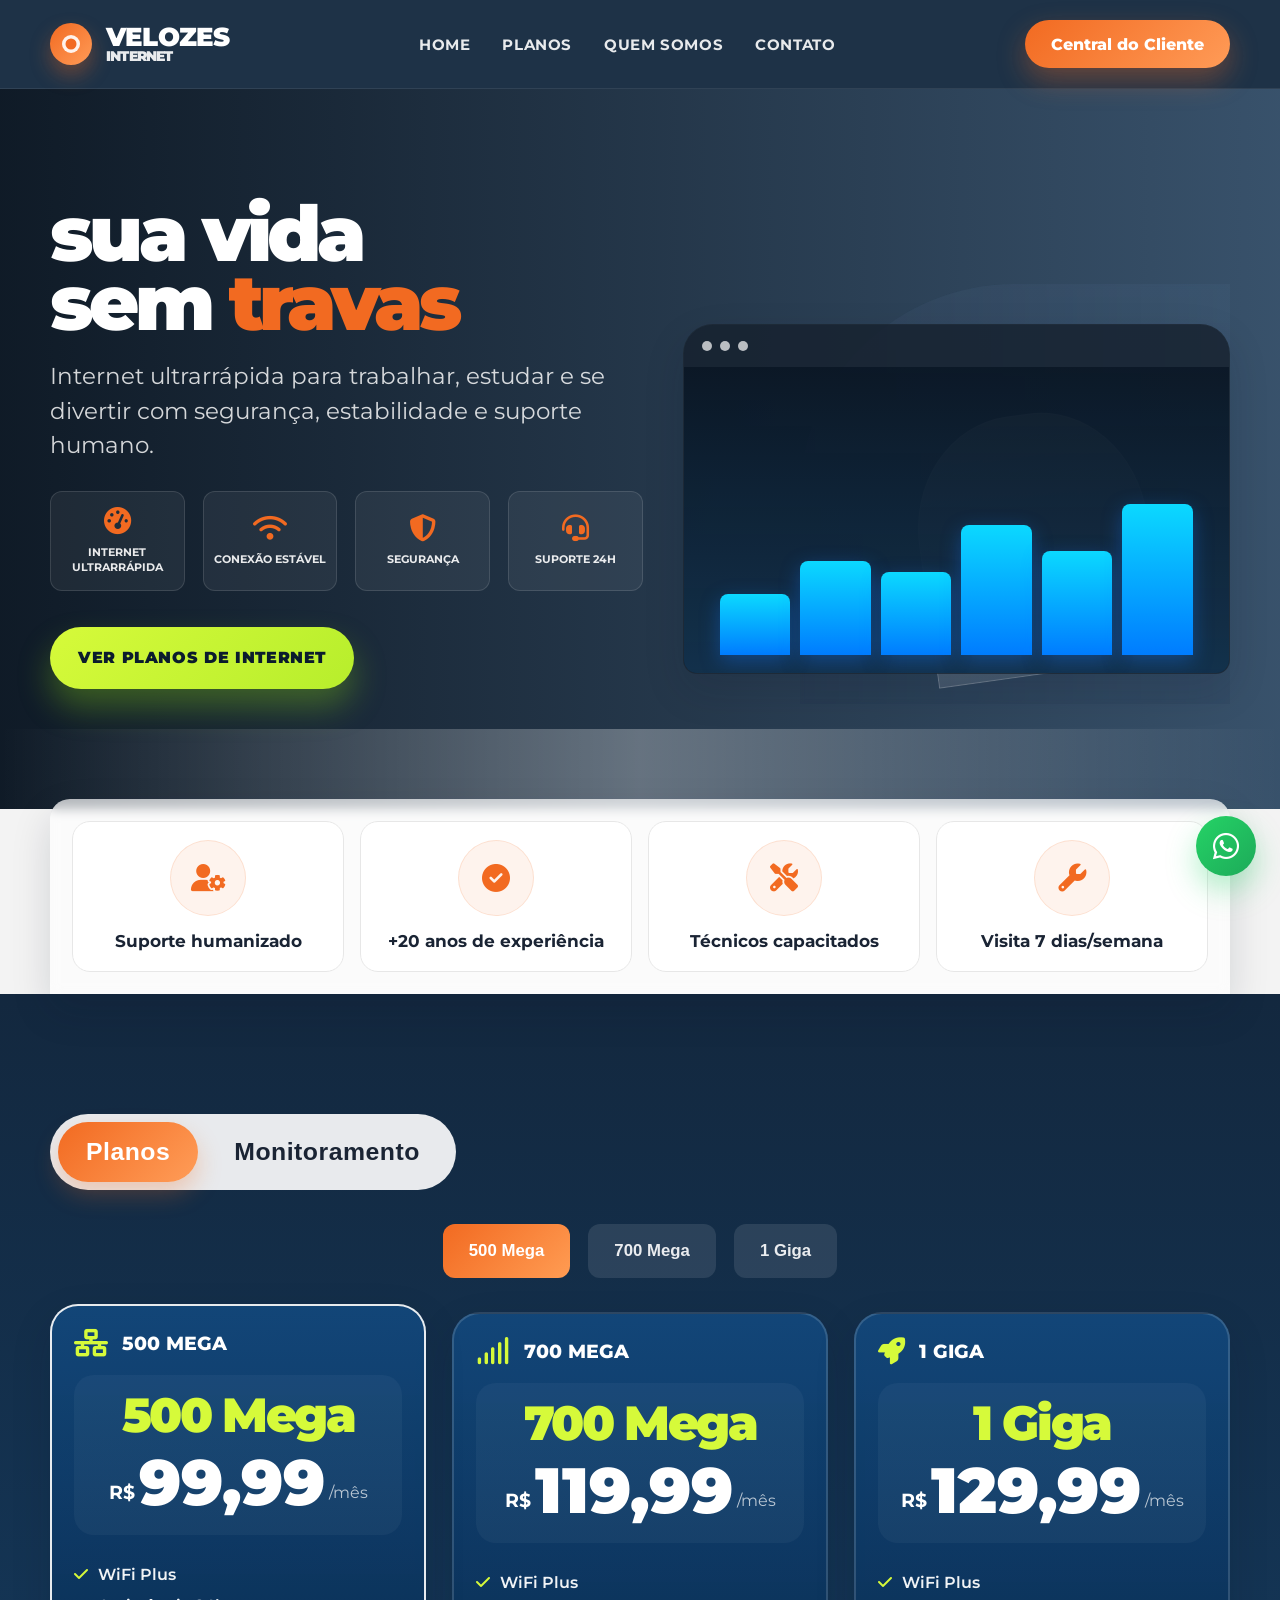
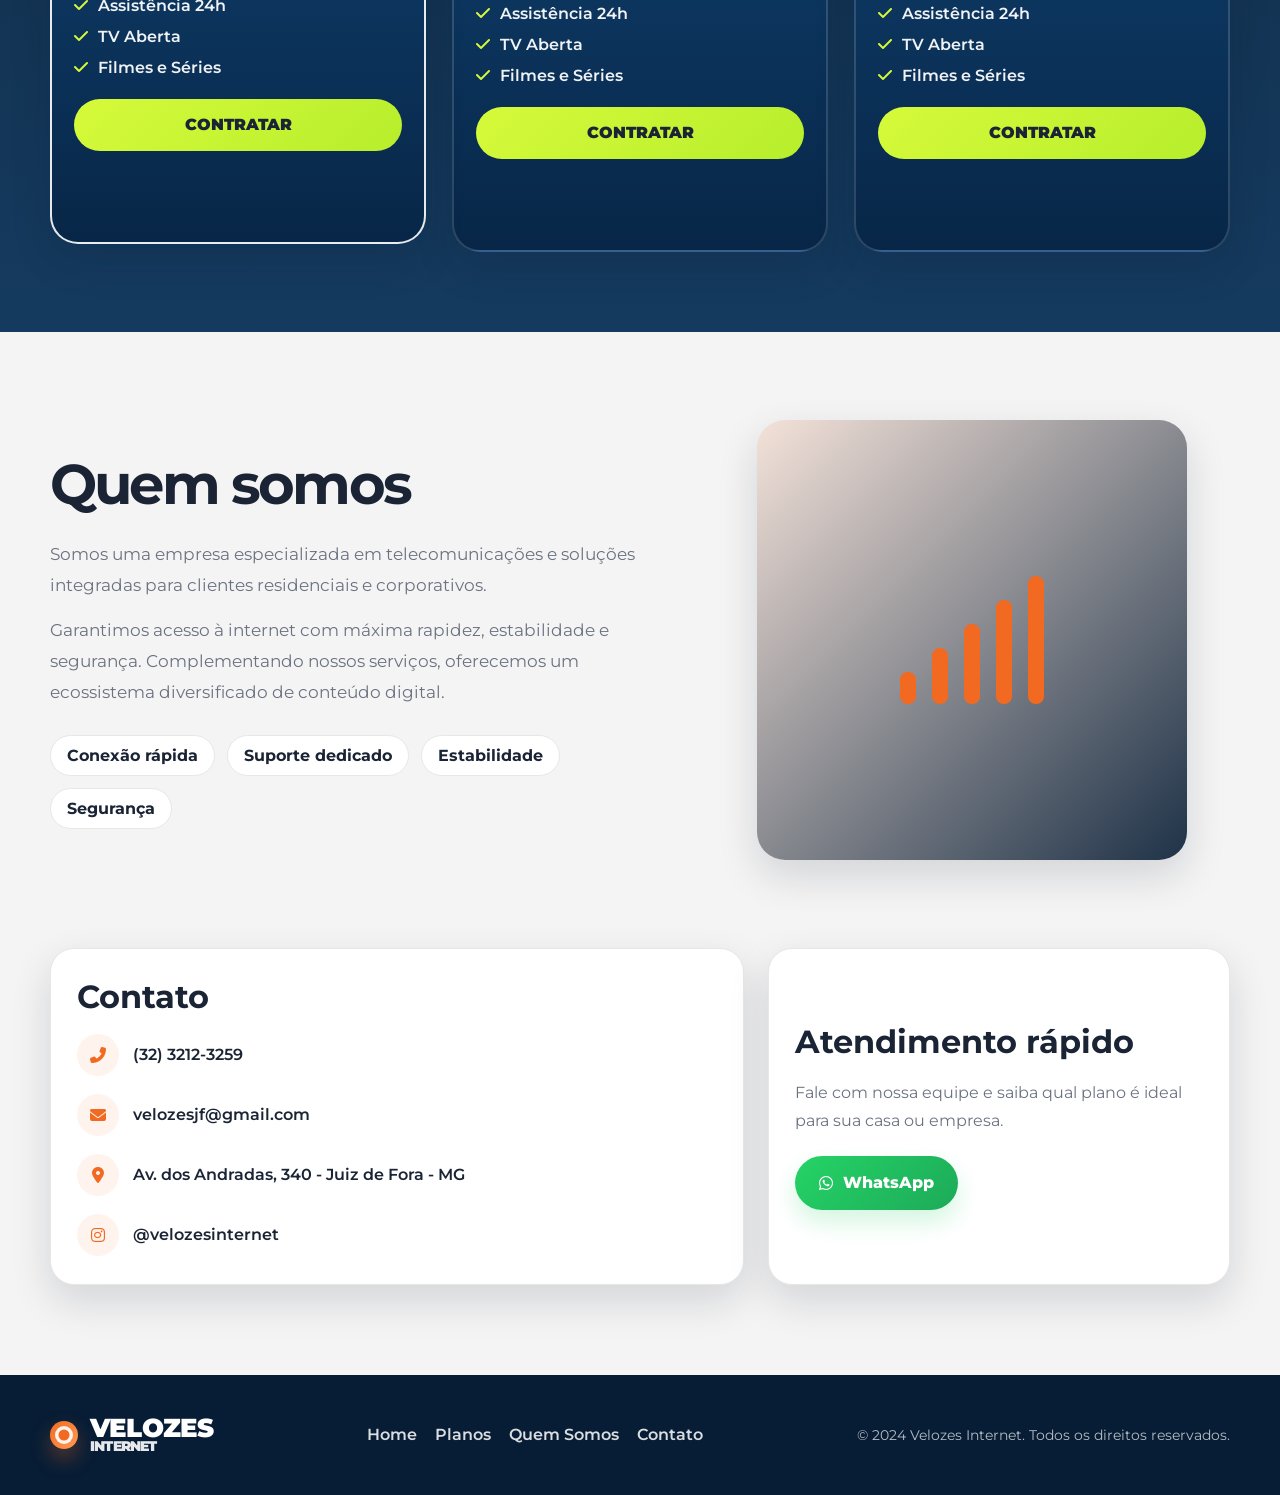
<file: index.html>
<!DOCTYPE html>
<html lang="pt-BR">
<head>
  <meta charset="UTF-8" />
  <meta name="viewport" content="width=device-width, initial-scale=1.0" />
  <title>Velozes Internet | Internet Rápida e Estável</title>
  <link rel="preconnect" href="https://fonts.googleapis.com">
  <link rel="preconnect" href="https://fonts.gstatic.com" crossorigin>
  <link href="https://fonts.googleapis.com/css2?family=Montserrat:wght@400;500;600;700;800;900&display=swap" rel="stylesheet">
  <link rel="stylesheet" href="https://cdnjs.cloudflare.com/ajax/libs/font-awesome/6.4.0/css/all.min.css" />
  <link rel="stylesheet" href="style.css" />
</head>
<body>
  <div class="page-shell">
    <header class="topbar">
      <div class="container nav-wrap">
        <a href="#inicio" class="brand">
          <div class="brand-mark"><span class="brand-dot"></span></div>
          <div class="brand-text"><span class="brand-main">Velozes</span><span class="brand-sub">Internet</span></div>
        </a>
        <nav class="main-nav">
          <a href="#inicio">Home</a>
          <a href="#planos">Planos</a>
          <a href="#quem-somos">Quem Somos</a>
          <a href="#contato">Contato</a>
        </nav>
        <a href="checkout.html?plan=500" class="nav-cta">Central do Cliente</a>
      </div>
    </header>
    <main>
      <section class="hero" id="inicio">
        <div class="container hero-layout">
          <div class="hero-copy">
            <h1>Sua <span>vida</span><br />sem <span class="highlight">travas</span></h1>
            <p>Internet ultrarrápida para trabalhar, estudar e se divertir com segurança, estabilidade e suporte humano.</p>
            <div class="hero-benefits">
              <div class="benefit-badge"><i class="fas fa-tachometer-alt"></i><span>Internet ultrarrápida</span></div>
              <div class="benefit-badge"><i class="fas fa-wifi"></i><span>Conexão estável</span></div>
              <div class="benefit-badge"><i class="fas fa-shield-alt"></i><span>Segurança</span></div>
              <div class="benefit-badge"><i class="fas fa-headset"></i><span>Suporte 24h</span></div>
            </div>
            <div class="hero-actions"><a href="#planos" class="primary-btn">Ver planos de internet</a></div>
          </div>
          <div class="hero-visual"><div class="screen-card"><div class="screen-top"><span></span><span></span><span></span></div><div class="screen-body"><div class="chart-bars"><span style="height: 34%"></span><span style="height: 52%"></span><span style="height: 46%"></span><span style="height: 72%"></span><span style="height: 58%"></span><span style="height: 84%"></span></div></div></div><div class="man-silhouette"></div></div>
        </div>
      </section>
      <section class="feature-strip">
        <div class="container feature-grid">
          <article class="feature-card"><div class="icon-wrap"><i class="fas fa-user-cog"></i></div><h3>Suporte humanizado</h3></article>
          <article class="feature-card"><div class="icon-wrap"><i class="fas fa-check-circle"></i></div><h3>+20 anos de experiência</h3></article>
          <article class="feature-card"><div class="icon-wrap"><i class="fas fa-tools"></i></div><h3>Técnicos capacitados</h3></article>
          <article class="feature-card"><div class="icon-wrap"><i class="fas fa-wrench"></i></div><h3>Visita 7 dias/semana</h3></article>
        </div>
      </section>
      <section class="pricing-section" id="planos">
        <div class="container">
          <div class="section-switcher"><button class="tab active">Planos</button><button class="tab">Monitoramento</button></div>
          <div class="plan-option-list"><button class="plan-option active">500 Mega</button><button class="plan-option">700 Mega</button><button class="plan-option">1 Giga</button></div>
          <div class="plan-row">
            <article class="price-card active-card"><div class="card-top"><i class="fas fa-network-wired"></i><h3>500 Mega</h3></div><div class="card-body"><div class="speed-label">500 Mega</div><div class="price-line"><span class="currency">R$</span><span class="value">99,99</span><span class="period">/mês</span></div></div><ul class="plan-features"><li><i class="fas fa-check"></i> WiFi Plus</li><li><i class="fas fa-check"></i> Assistência 24h</li><li><i class="fas fa-check"></i> TV Aberta</li><li><i class="fas fa-check"></i> Filmes e Séries</li></ul><a href="checkout.html?plan=500" class="card-btn">Contratar</a></article>
            <article class="price-card"><div class="card-top"><i class="fas fa-signal"></i><h3>700 Mega</h3></div><div class="card-body"><div class="speed-label">700 Mega</div><div class="price-line"><span class="currency">R$</span><span class="value">119,99</span><span class="period">/mês</span></div></div><ul class="plan-features"><li><i class="fas fa-check"></i> WiFi Plus</li><li><i class="fas fa-check"></i> Assistência 24h</li><li><i class="fas fa-check"></i> TV Aberta</li><li><i class="fas fa-check"></i> Filmes e Séries</li></ul><a href="checkout.html?plan=700" class="card-btn">Contratar</a></article>
            <article class="price-card"><div class="card-top"><i class="fas fa-rocket"></i><h3>1 Giga</h3></div><div class="card-body"><div class="speed-label">1 Giga</div><div class="price-line"><span class="currency">R$</span><span class="value">129,99</span><span class="period">/mês</span></div></div><ul class="plan-features"><li><i class="fas fa-check"></i> WiFi Plus</li><li><i class="fas fa-check"></i> Assistência 24h</li><li><i class="fas fa-check"></i> TV Aberta</li><li><i class="fas fa-check"></i> Filmes e Séries</li></ul><a href="checkout.html?plan=1000" class="card-btn">Contratar</a></article>
          </div>
        </div>
      </section>
      <section class="about" id="quem-somos">
        <div class="container about-wrap">
          <div class="about-copy"><h2>Quem somos</h2><p>Somos uma empresa especializada em telecomunicações e soluções integradas para clientes residenciais e corporativos.</p><p>Garantimos acesso à internet com máxima rapidez, estabilidade e segurança. Complementando nossos serviços, oferecemos um ecossistema diversificado de conteúdo digital.</p><div class="about-points"><span>Conexão rápida</span><span>Suporte dedicado</span><span>Estabilidade</span><span>Segurança</span></div></div>
          <div class="about-visual"><div class="about-box"><i class="fas fa-signal"></i></div></div>
        </div>
      </section>
      <section class="contact-section" id="contato">
        <div class="container contact-wrap">
          <div class="contact-card contact-info"><h3>Contato</h3><div class="contact-list"><div class="contact-item"><i class="fas fa-phone-alt"></i><span>(32) 3212-3259</span></div><div class="contact-item"><i class="fas fa-envelope"></i><span>velozesjf@gmail.com</span></div><div class="contact-item"><i class="fas fa-map-marker-alt"></i><span>Av. dos Andradas, 340 - Juiz de Fora - MG</span></div><div class="contact-item"><i class="fab fa-instagram"></i><span>@velozesinternet</span></div></div></div>
          <div class="contact-card contact-cta"><h3>Atendimento rápido</h3><p>Fale com nossa equipe e saiba qual plano é ideal para sua casa ou empresa.</p><a href="https://wa.me/553232123259" class="whatsapp-btn"><i class="fab fa-whatsapp"></i> WhatsApp</a></div>
        </div>
      </section>
    </main>
    <footer class="site-footer">
      <div class="container footer-inner">
        <div class="footer-brand"><div class="brand-mark small"><span class="brand-dot"></span></div><div class="brand-text"><span class="brand-main">Velozes</span><span class="brand-sub">Internet</span></div></div>
        <div class="footer-links"><a href="#inicio">Home</a><a href="#planos">Planos</a><a href="#quem-somos">Quem Somos</a><a href="#contato">Contato</a></div>
        <div class="footer-copy">© 2024 Velozes Internet. Todos os direitos reservados.</div>
      </div>
    </footer>
    <a href="https://wa.me/553232123259" class="float-whatsapp"><i class="fab fa-whatsapp"></i></a>
  </div>
  <script src="script.js"></script>
</body>
</html>
</file>
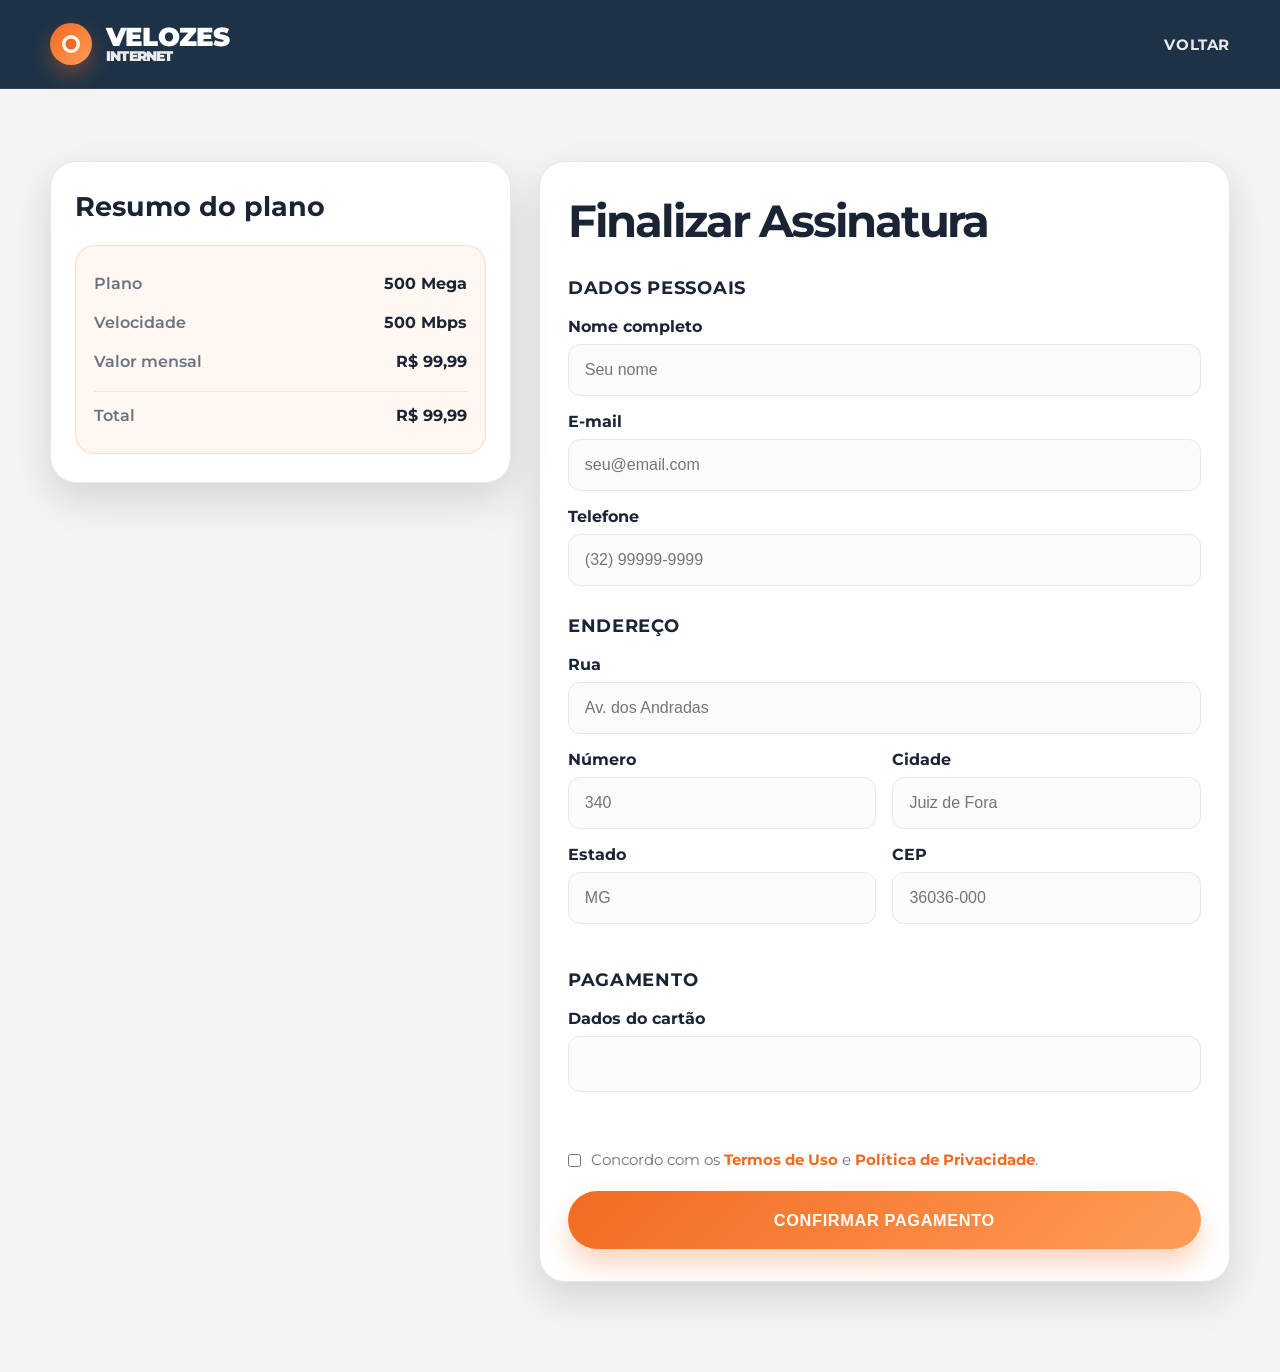
<file: checkout.html>
<!DOCTYPE html>
<html lang="pt-BR">
<head>
  <meta charset="UTF-8" />
  <meta name="viewport" content="width=device-width, initial-scale=1.0" />
  <title>Checkout - Velozes Internet</title>
  <link rel="preconnect" href="https://fonts.googleapis.com">
  <link rel="preconnect" href="https://fonts.gstatic.com" crossorigin>
  <link href="https://fonts.googleapis.com/css2?family=Montserrat:wght@400;500;600;700;800;900&display=swap" rel="stylesheet">
  <link rel="stylesheet" href="https://cdnjs.cloudflare.com/ajax/libs/font-awesome/6.4.0/css/all.min.css" />
  <link rel="stylesheet" href="style.css" />
  <script src="https://js.stripe.com/v3/"></script>
</head>
<body class="checkout-page">
  <header class="topbar">
    <div class="container nav-wrap">
      <a href="index.html" class="brand"><div class="brand-mark"><span class="brand-dot"></span></div><div class="brand-text"><span class="brand-main">Velozes</span><span class="brand-sub">Internet</span></div></a>
      <nav class="main-nav"><a href="index.html">Voltar</a></nav>
    </div>
  </header>
  <main class="checkout-main">
    <div class="container checkout-wrap">
      <aside class="checkout-summary">
        <h2>Resumo do plano</h2>
        <div class="summary-card">
          <div class="summary-row"><span>Plano</span><strong id="plan-name">500 Mega</strong></div>
          <div class="summary-row"><span>Velocidade</span><strong id="plan-speed">500 Mbps</strong></div>
          <div class="summary-row"><span>Valor mensal</span><strong id="plan-price">R$ 99,99</strong></div>
          <div class="summary-divider"></div>
          <div class="summary-total"><span>Total</span><strong id="plan-total">R$ 99,99</strong></div>
        </div>
      </aside>
      <section class="checkout-form-box">
        <h1>Finalizar Assinatura</h1>
        <form id="payment-form">
          <div class="form-section"><h3>Dados pessoais</h3><div class="field-group"><label for="name">Nome completo</label><input type="text" id="name" name="name" placeholder="Seu nome" required /></div><div class="field-group"><label for="email">E-mail</label><input type="email" id="email" name="email" placeholder="seu@email.com" required /></div><div class="field-group"><label for="phone">Telefone</label><input type="tel" id="phone" name="phone" placeholder="(32) 99999-9999" required /></div></div>
          <div class="form-section"><h3>Endereço</h3><div class="field-group"><label for="address">Rua</label><input type="text" id="address" name="address" placeholder="Av. dos Andradas" required /></div><div class="row-fields"><div class="field-group"><label for="number">Número</label><input type="text" id="number" name="number" placeholder="340" required /></div><div class="field-group"><label for="city">Cidade</label><input type="text" id="city" name="city" placeholder="Juiz de Fora" required /></div></div><div class="row-fields"><div class="field-group"><label for="state">Estado</label><input type="text" id="state" name="state" placeholder="MG" required /></div><div class="field-group"><label for="cep">CEP</label><input type="text" id="cep" name="cep" placeholder="36036-000" required /></div></div></div>
          <div class="form-section"><h3>Pagamento</h3><div class="field-group"><label>Dados do cartão</label><div id="card-element" class="stripe-card"></div><div id="card-errors" class="card-errors"></div></div></div>
          <label class="checkbox-wrap"><input type="checkbox" required /><span>Concordo com os <a href="#">Termos de Uso</a> e <a href="#">Política de Privacidade</a>.</span></label>
          <button type="submit" class="submit-btn">Confirmar pagamento</button>
        </form>
      </section>
    </div>
  </main>
  <script>
    const plans={500:{name:'500 Mega',speed:'500 Mbps',price:99.99},700:{name:'700 Mega',speed:'700 Mbps',price:119.99},1000:{name:'1 Giga',speed:'1 Gbps',price:129.99}};const params=new URLSearchParams(window.location.search);const planKey=params.get('plan')||'500';const selectedPlan=plans[planKey]||plans[500];document.getElementById('plan-name').textContent=selectedPlan.name;document.getElementById('plan-speed').textContent=selectedPlan.speed;document.getElementById('plan-price').textContent=`R$ ${selectedPlan.price.toFixed(2).replace('.',',')}`;document.getElementById('plan-total').textContent=`R$ ${selectedPlan.price.toFixed(2).replace('.',',')}`;
  </script>
</body>
</html>
</file>
<file: style.css>
:root{--orange:#f26a21;--dark-blue:#071d35;--white:#fff;--gray:#6b7280}*{margin:0;padding:0;box-sizing:border-box}html{scroll-behavior:smooth}body{font-family:'Montserrat',sans-serif;background:#f3f3f3;color:#1a2434}.container{width:min(1180px,calc(100% - 32px));margin:0 auto}a{text-decoration:none}.topbar{position:sticky;top:0;z-index:40;background:rgba(7,29,53,.9);backdrop-filter:blur(8px);border-bottom:1px solid rgba(255,255,255,.08)}.nav-wrap{display:flex;align-items:center;justify-content:space-between;min-height:88px;gap:20px}.brand{display:flex;align-items:center;gap:14px}.brand-mark{width:42px;height:42px;border-radius:50%;background:linear-gradient(135deg,var(--orange),#ff9b57);box-shadow:0 10px 20px rgba(242,106,33,.35);position:relative;display:grid;place-items:center}.brand-mark.small{width:28px;height:28px}.brand-dot{width:18px;height:18px;border-radius:50%;background:rgba(255,255,255,.9);display:block;position:relative;overflow:hidden}.brand-dot::before{content:'';position:absolute;width:11px;height:11px;background:var(--orange);border-radius:50%;top:50%;left:50%;transform:translate(-50%,-50%)}.brand-text{display:flex;flex-direction:column;line-height:.95;letter-spacing:-.05em}.brand-main,.brand-sub{color:var(--white);font-weight:900;text-transform:uppercase}.brand-main{font-size:clamp(1.4rem,2vw,2rem)}.brand-sub{font-size:clamp(.85rem,1vw,1.1rem);opacity:.9}.main-nav{display:flex;align-items:center;gap:32px}.main-nav a{color:rgba(255,255,255,.9);font-size:.96rem;font-weight:700;letter-spacing:.04em;text-transform:uppercase;transition:color .2s ease}.main-nav a:hover{color:var(--orange)}.nav-cta{display:inline-flex;align-items:center;justify-content:center;min-height:48px;padding:0 26px;border-radius:999px;background:linear-gradient(135deg,var(--orange),#ff9b57);color:var(--white);font-weight:800;box-shadow:0 12px 28px rgba(242,106,33,.35)}.hero{position:relative;background:linear-gradient(90deg,rgba(3,15,28,.95),rgba(15,46,77,.82)),url('https://images.unsplash.com/photo-1522202176988-66273c2fd55f?auto=format&fit=crop&w=1200&q=80') center/cover no-repeat;min-height:720px;display:flex;align-items:center;overflow:hidden}.hero::after{content:'';position:absolute;width:100%;height:80px;background:linear-gradient(to right,rgba(255,255,255,0),rgba(255,255,255,.3),rgba(255,255,255,0));bottom:0;left:0}.hero-layout{display:flex;align-items:center;justify-content:space-between;gap:40px;padding:80px 0 90px}.hero-copy{width:52%;color:var(--white);z-index:1}.hero-copy h1{font-size:clamp(3.1rem,6vw,7rem);line-height:.9;letter-spacing:-.06em;text-transform:lowercase;font-weight:900;margin-bottom:22px}.hero-copy h1 span{color:var(--white)}.hero-copy .highlight{color:var(--orange)}.hero-copy p{max-width:620px;font-size:clamp(1.1rem,1.8vw,1.45rem);line-height:1.5;color:rgba(255,255,255,.82)}.hero-benefits{display:grid;grid-template-columns:repeat(4,minmax(110px,1fr));gap:18px;margin-top:28px;max-width:650px}.benefit-badge{background:rgba(255,255,255,.06);border:1px solid rgba(255,255,255,.12);border-radius:12px;min-height:100px;display:flex;flex-direction:column;align-items:center;justify-content:center;text-align:center;gap:10px;padding:12px 10px}.benefit-badge i{font-size:1.7rem;color:var(--orange)}.benefit-badge span{font-size:.7rem;color:rgba(255,255,255,.9);text-transform:uppercase;line-height:1.3;font-weight:700}.hero-actions{margin-top:36px}.primary-btn{display:inline-flex;align-items:center;justify-content:center;min-height:62px;padding:0 28px;border-radius:999px;background:linear-gradient(135deg,#d6fa3a,#b7ee2c);color:#0b1c2d;text-transform:uppercase;font-weight:900;letter-spacing:.04em;box-shadow:0 18px 32px rgba(133,206,17,.35)}.hero-visual{position:relative;width:48%;min-height:520px;display:flex;align-items:flex-end;justify-content:center;z-index:1}.screen-card{width:min(560px,100%);height:350px;background:rgba(10,22,36,.82);border:1px solid rgba(255,255,255,.06);border-radius:30px 30px 14px 14px;box-shadow:0 16px 40px rgba(15,23,42,.14);margin-bottom:30px;position:relative;overflow:hidden}.screen-top{display:flex;align-items:center;gap:8px;height:42px;padding:0 18px;background:rgba(255,255,255,.04)}.screen-top span{width:10px;height:10px;background:rgba(255,255,255,.7);border-radius:50%}.screen-body{height:calc(100% - 42px);padding:22px 18px 18px;display:flex;align-items:flex-end;justify-content:center;background:linear-gradient(180deg,rgba(10,22,36,.7),rgba(19,50,77,.95))}.chart-bars{width:100%;height:180px;display:flex;align-items:flex-end;justify-content:space-around;gap:10px;padding:0 18px}.chart-bars span{flex:1;border-radius:8px 8px 0 0;background:linear-gradient(180deg,#0bd9ff,#007cff);box-shadow:0 6px 20px rgba(20,121,255,.35)}.man-silhouette{position:absolute;right:0;bottom:0;width:430px;height:420px;background:linear-gradient(180deg,rgba(132,165,216,.06),rgba(27,48,74,.12));border-radius:50% 0 0 0;backdrop-filter:blur(2px);z-index:-1}.man-silhouette::before{content:'';position:absolute;right:80px;bottom:30px;width:230px;height:260px;border-radius:45% 45% 0 0;background:linear-gradient(180deg,rgba(255,255,255,.5),rgba(255,255,255,.12));box-shadow:inset 0 0 0 1px rgba(255,255,255,.2);transform:rotate(-8deg)}.feature-strip{margin-top:-10px;position:relative;z-index:2}.feature-grid{display:grid;grid-template-columns:repeat(4,minmax(220px,1fr));gap:16px;background:rgba(255,255,255,.68);backdrop-filter:blur(6px);border-radius:20px 20px 0 0;padding:22px;box-shadow:0 16px 40px rgba(15,23,42,.14)}.feature-card{background:rgba(255,255,255,.82);border:1.5px solid #e7e7e7;border-radius:18px;min-height:120px;padding:18px 16px;display:flex;flex-direction:column;align-items:center;justify-content:center;gap:14px;text-align:center}.icon-wrap{width:76px;height:76px;border-radius:50%;display:grid;place-items:center;background:rgba(242,106,33,.08);border:1px solid rgba(242,106,33,.15)}.icon-wrap i{color:var(--orange);font-size:1.75rem}.feature-card h3{font-size:1.05rem;line-height:1.35;color:#1a2434}.pricing-section{background:linear-gradient(180deg,rgba(7,29,53,.95),rgba(11,51,89,.96));padding:120px 0 80px}.section-switcher{display:inline-flex;align-items:center;background:rgba(255,255,255,.9);border-radius:999px;padding:8px;margin:0 auto 34px;justify-content:center;width:fit-content;gap:8px}.tab{border:0;background:0;color:#1a2434;font-weight:800;letter-spacing:.02em;font-size:clamp(1rem,2vw,1.55rem);padding:16px 28px;border-radius:999px;cursor:pointer}.tab.active{background:linear-gradient(135deg,var(--orange),#ff9d58);color:var(--white);box-shadow:0 12px 24px rgba(242,106,33,.28)}.plan-option-list{display:flex;align-items:center;justify-content:center;gap:18px;margin-bottom:34px;flex-wrap:wrap}.plan-option{border:0;border-radius:12px;background:rgba(255,255,255,.1);color:rgba(255,255,255,.9);font-weight:800;min-height:54px;padding:0 26px;font-size:1.05rem;cursor:pointer}.plan-option.active{background:linear-gradient(135deg,var(--orange),#ff9c53);color:var(--white)}.plan-row{display:grid;grid-template-columns:repeat(3,minmax(260px,1fr));gap:26px;align-items:stretch}.price-card{background:linear-gradient(180deg,rgba(18,71,122,.95),rgba(8,38,71,.96));border:2px solid rgba(255,255,255,.15);border-radius:28px;padding:24px 22px 22px;box-shadow:0 16px 40px rgba(15,23,42,.14);display:flex;flex-direction:column;min-height:540px;transition:transform .25s ease,box-shadow .25s ease}.price-card.active-card{border-color:rgba(255,255,255,.9);transform:translateY(-8px)}.price-card:hover{transform:translateY(-8px)}.card-top{display:flex;align-items:center;gap:14px;margin-bottom:18px;color:var(--white)}.card-top i{font-size:1.7rem;color:#d6fa3a}.card-top h3{font-size:1.2rem;font-weight:800;text-transform:uppercase}.card-body{display:flex;flex-direction:column;justify-content:center;min-height:160px;margin-bottom:18px;text-align:center;background:rgba(255,255,255,.04);border-radius:20px;padding:12px 12px 18px}.speed-label{display:block;font-size:clamp(2.1rem,4vw,3rem);font-weight:900;line-height:1.1;color:#d6fa3a;margin-bottom:8px;letter-spacing:-.05em}.price-line{display:flex;align-items:flex-end;justify-content:center;gap:4px;color:var(--white)}.currency{font-size:1.2rem;font-weight:700;margin-bottom:10px}.value{font-size:clamp(2.3rem,5vw,4rem);font-weight:900;line-height:1}.period{font-size:1rem;margin-bottom:12px;color:rgba(255,255,255,.7)}.plan-features{list-style:none;display:flex;flex-direction:column;gap:12px;margin-top:12px;color:rgba(255,255,255,.94);font-weight:600}.plan-features li{display:flex;align-items:center;gap:10px}.plan-features i{color:#d6fa3a}.card-btn{margin-top:auto;display:inline-flex;justify-content:center;align-items:center;min-height:52px;border-radius:999px;background:linear-gradient(135deg,#d6fa3a,#b7ee2c);color:#1a2434;font-weight:900;text-transform:uppercase;margin-top:22px;width:100%;border:0;cursor:pointer}.about{background:#f4f4f4;padding:88px 0}.about-wrap{display:grid;grid-template-columns:1.1fr .9fr;align-items:center;gap:32px}.about-copy h2{font-size:clamp(2.1rem,5vw,3.5rem);color:#1a2434;margin-bottom:20px;letter-spacing:-.05em}.about-copy p{color:var(--gray);font-size:1.08rem;line-height:1.8;margin-bottom:14px}.about-points{display:flex;flex-wrap:wrap;gap:12px;margin-top:28px}.about-points span{background:#fff;border:1px solid #e7e7e7;border-radius:999px;padding:10px 16px;color:#1a2434;font-weight:700}.about-visual{display:flex;justify-content:center}.about-box{width:min(430px,100%);height:440px;border-radius:28px;background:linear-gradient(135deg,rgba(242,106,33,.13),rgba(7,29,53,.9));display:grid;place-items:center;box-shadow:0 16px 40px rgba(15,23,42,.14)}.about-box i{font-size:8rem;color:var(--orange)}.contact-section{padding:0 0 90px;background:#f4f4f4}.contact-wrap{display:grid;grid-template-columns:1.2fr .8fr;gap:24px}.contact-card{background:var(--white);border:1px solid #e7e7e7;border-radius:24px;padding:28px 26px;box-shadow:0 16px 40px rgba(15,23,42,.14)}.contact-card h3{font-size:2rem;margin-bottom:18px;color:#1a2434}.contact-list{display:flex;flex-direction:column;gap:18px}.contact-item{display:flex;align-items:center;gap:14px;color:#1a2434;font-weight:600}.contact-item i{width:42px;height:42px;border-radius:50%;display:grid;place-items:center;background:rgba(242,106,33,.08);color:var(--orange)}.contact-cta{display:flex;flex-direction:column;align-items:flex-start;justify-content:center}.contact-cta p{color:var(--gray);line-height:1.7;margin-bottom:22px}.whatsapp-btn{display:inline-flex;align-items:center;justify-content:center;min-height:54px;padding:0 24px;background:linear-gradient(135deg,#25D366,#1daa59);color:var(--white);border-radius:999px;font-weight:800;gap:10px;box-shadow:0 12px 24px rgba(37,211,102,.2)}.site-footer{background:var(--dark-blue);color:var(--white)}.footer-inner{min-height:120px;display:flex;align-items:center;justify-content:space-between;gap:20px;flex-wrap:wrap;padding:28px 0}.footer-brand{display:flex;align-items:center;gap:12px}.footer-links{display:flex;align-items:center;gap:18px;flex-wrap:wrap}.footer-links a{color:rgba(255,255,255,.85);font-weight:600}.footer-copy{color:rgba(255,255,255,.7);font-size:.9rem}.float-whatsapp{position:fixed;right:24px;bottom:24px;width:60px;height:60px;border-radius:50%;background:linear-gradient(135deg,#25D366,#1daa59);color:var(--white);display:grid;place-items:center;font-size:1.85rem;box-shadow:0 14px 30px rgba(37,211,102,.35);z-index:30}.checkout-page{background:#f4f4f4}.checkout-main{padding:72px 0 90px}.checkout-wrap{display:grid;grid-template-columns:.8fr 1.2fr;gap:28px;align-items:start}.checkout-summary{background:var(--white);border:1px solid #e7e7e7;border-radius:26px;box-shadow:0 16px 40px rgba(15,23,42,.14);padding:28px 24px;position:sticky;top:100px}.checkout-summary h2{font-size:1.7rem;margin-bottom:22px}.summary-card{background:#fff7f2;border:1px solid rgba(242,106,33,.2);border-radius:20px;padding:18px}.summary-row,.summary-total{display:flex;align-items:center;justify-content:space-between;gap:12px;padding:10px 0;color:#1a2434}.summary-row span,.summary-total span{color:var(--gray);font-weight:600}.summary-divider{height:1px;background:rgba(242,106,33,.15);margin:10px 0 4px}.checkout-form-box{background:var(--white);border:1px solid #e7e7e7;border-radius:26px;box-shadow:0 16px 40px rgba(15,23,42,.14);padding:32px 28px}.checkout-form-box h1{font-size:clamp(2rem,4vw,2.8rem);margin-bottom:28px;letter-spacing:-.05em}.form-section{margin-bottom:28px}.form-section h3{font-size:1.15rem;margin-bottom:18px;color:#1a2434;text-transform:uppercase;letter-spacing:.04em}.field-group{margin-bottom:16px}.field-group label{display:inline-block;margin-bottom:8px;color:#1a2434;font-weight:700}.field-group input{width:100%;min-height:52px;border-radius:12px;border:1px solid #e7e7e7;background:#fbfbfb;padding:0 16px;font-size:1rem;color:#1a2434}.field-group input:focus{outline:2px solid rgba(242,106,33,.18);border-color:rgba(242,106,33,.5)}.row-fields{display:grid;grid-template-columns:1fr 1fr;gap:16px}.stripe-card{width:100%;min-height:56px;border:1px solid #e7e7e7;border-radius:12px;background:#fbfbfb;padding:14px 12px}.card-errors{margin-top:10px;font-size:.92rem;color:#dc2626;min-height:20px}.checkbox-wrap{display:flex;gap:10px;align-items:flex-start;margin:8px 0 22px;color:var(--gray);font-size:.95rem}.checkbox-wrap input{margin-top:4px}.checkbox-wrap a{color:var(--orange);font-weight:700}.submit-btn{width:100%;min-height:58px;border:0;border-radius:999px;background:linear-gradient(135deg,var(--orange),#ff9d57);color:var(--white);font-weight:900;font-size:1.02rem;text-transform:uppercase;letter-spacing:.04em;cursor:pointer;box-shadow:0 16px 26px rgba(242,106,33,.28)}@media (max-width:980px){.hero-layout,.about-wrap,.contact-wrap,.checkout-wrap{grid-template-columns:1fr}.hero-copy,.hero-visual{width:100%}.hero{min-height:auto}.feature-grid{grid-template-columns:repeat(2,minmax(200px,1fr))}.plan-row{grid-template-columns:1fr}.checkout-summary{position:static}}@media (max-width:760px){.main-nav{display:none}.hero-copy h1{font-size:3rem}.hero-benefits{grid-template-columns:repeat(2,minmax(130px,1fr))}.feature-grid{grid-template-columns:1fr}.section-switcher{width:100%}.tab{flex:1}.float-whatsapp{width:54px;height:54px;right:18px;bottom:18px}}@media (max-width:560px){.nav-wrap{min-height:74px}.brand-main{font-size:1.2rem}.brand-sub{font-size:.78rem}.nav-cta{padding:0 18px;min-height:42px;font-size:.82rem}.hero-copy h1{font-size:2.3rem}.primary-btn,.card-btn,.whatsapp-btn,.submit-btn{width:100%}.row-fields{grid-template-columns:1fr}.checkout-form-box,.checkout-summary{padding:22px 18px}}
</file>
